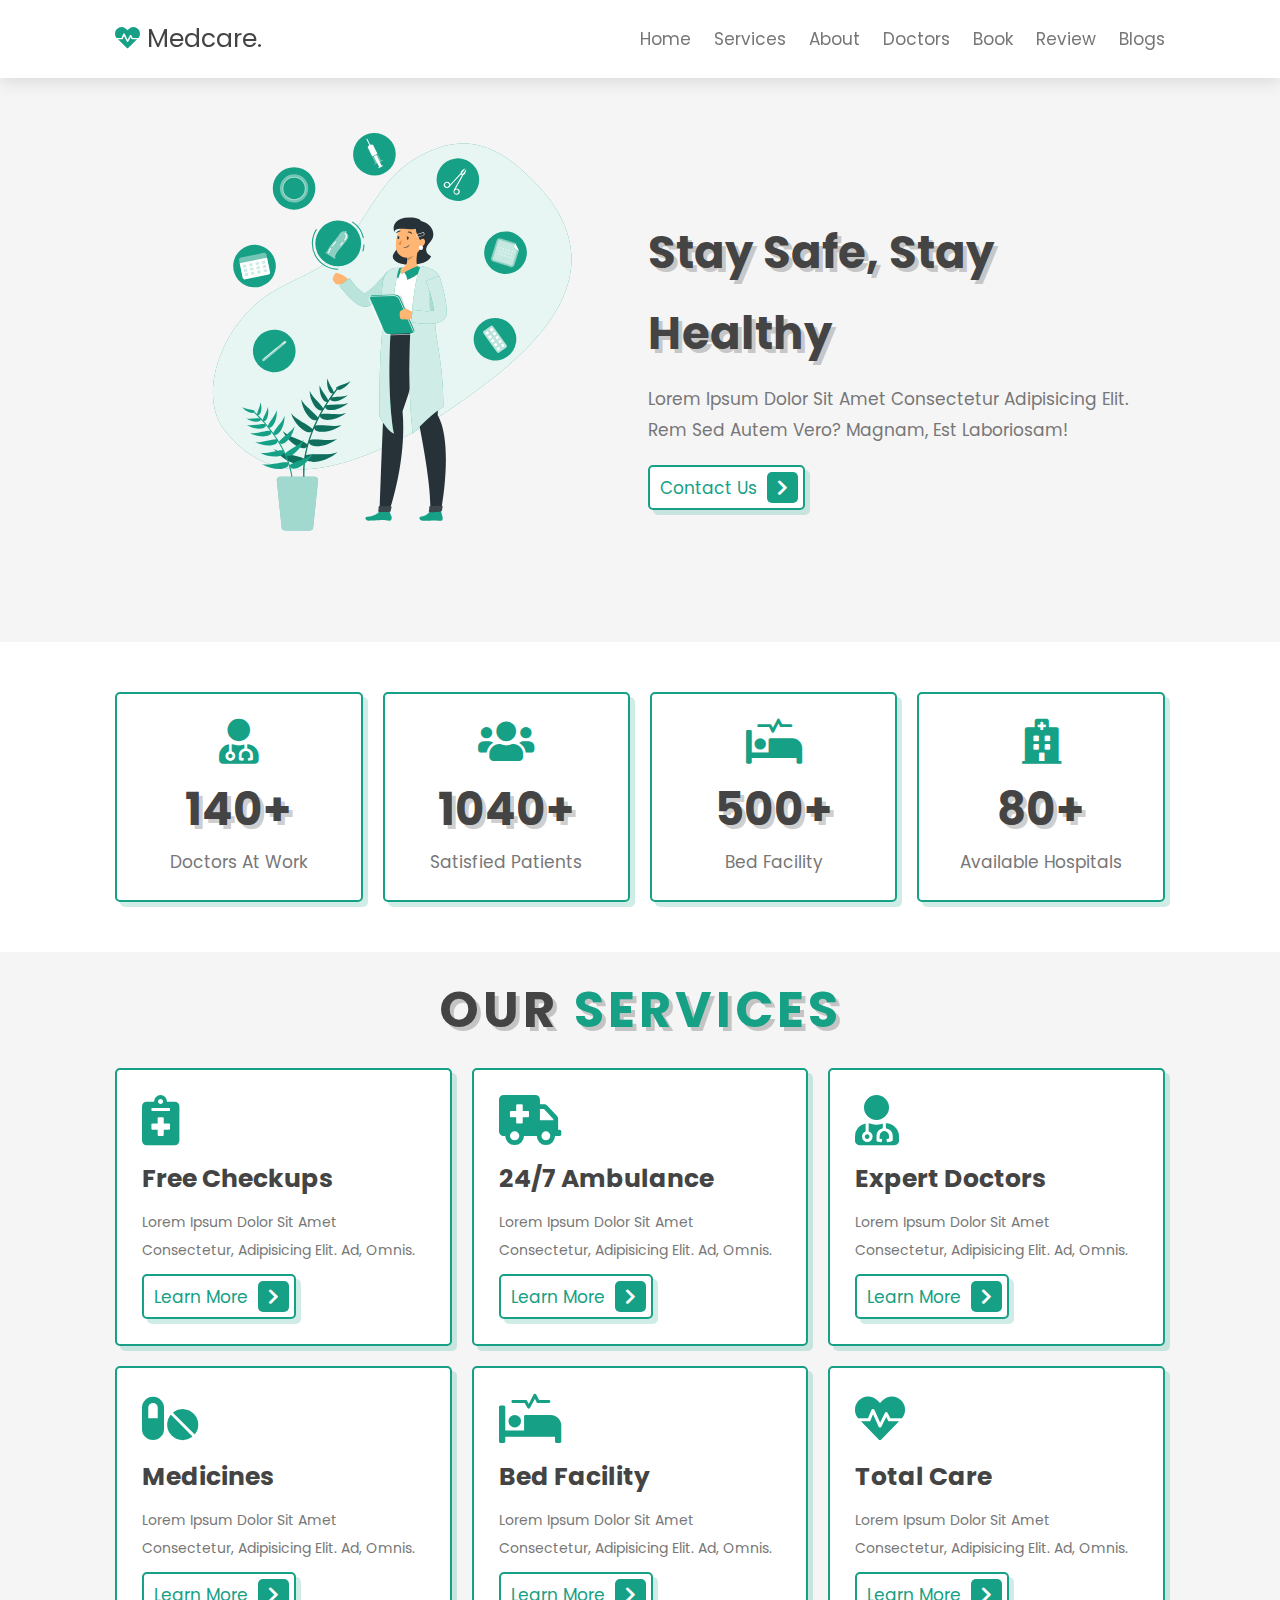
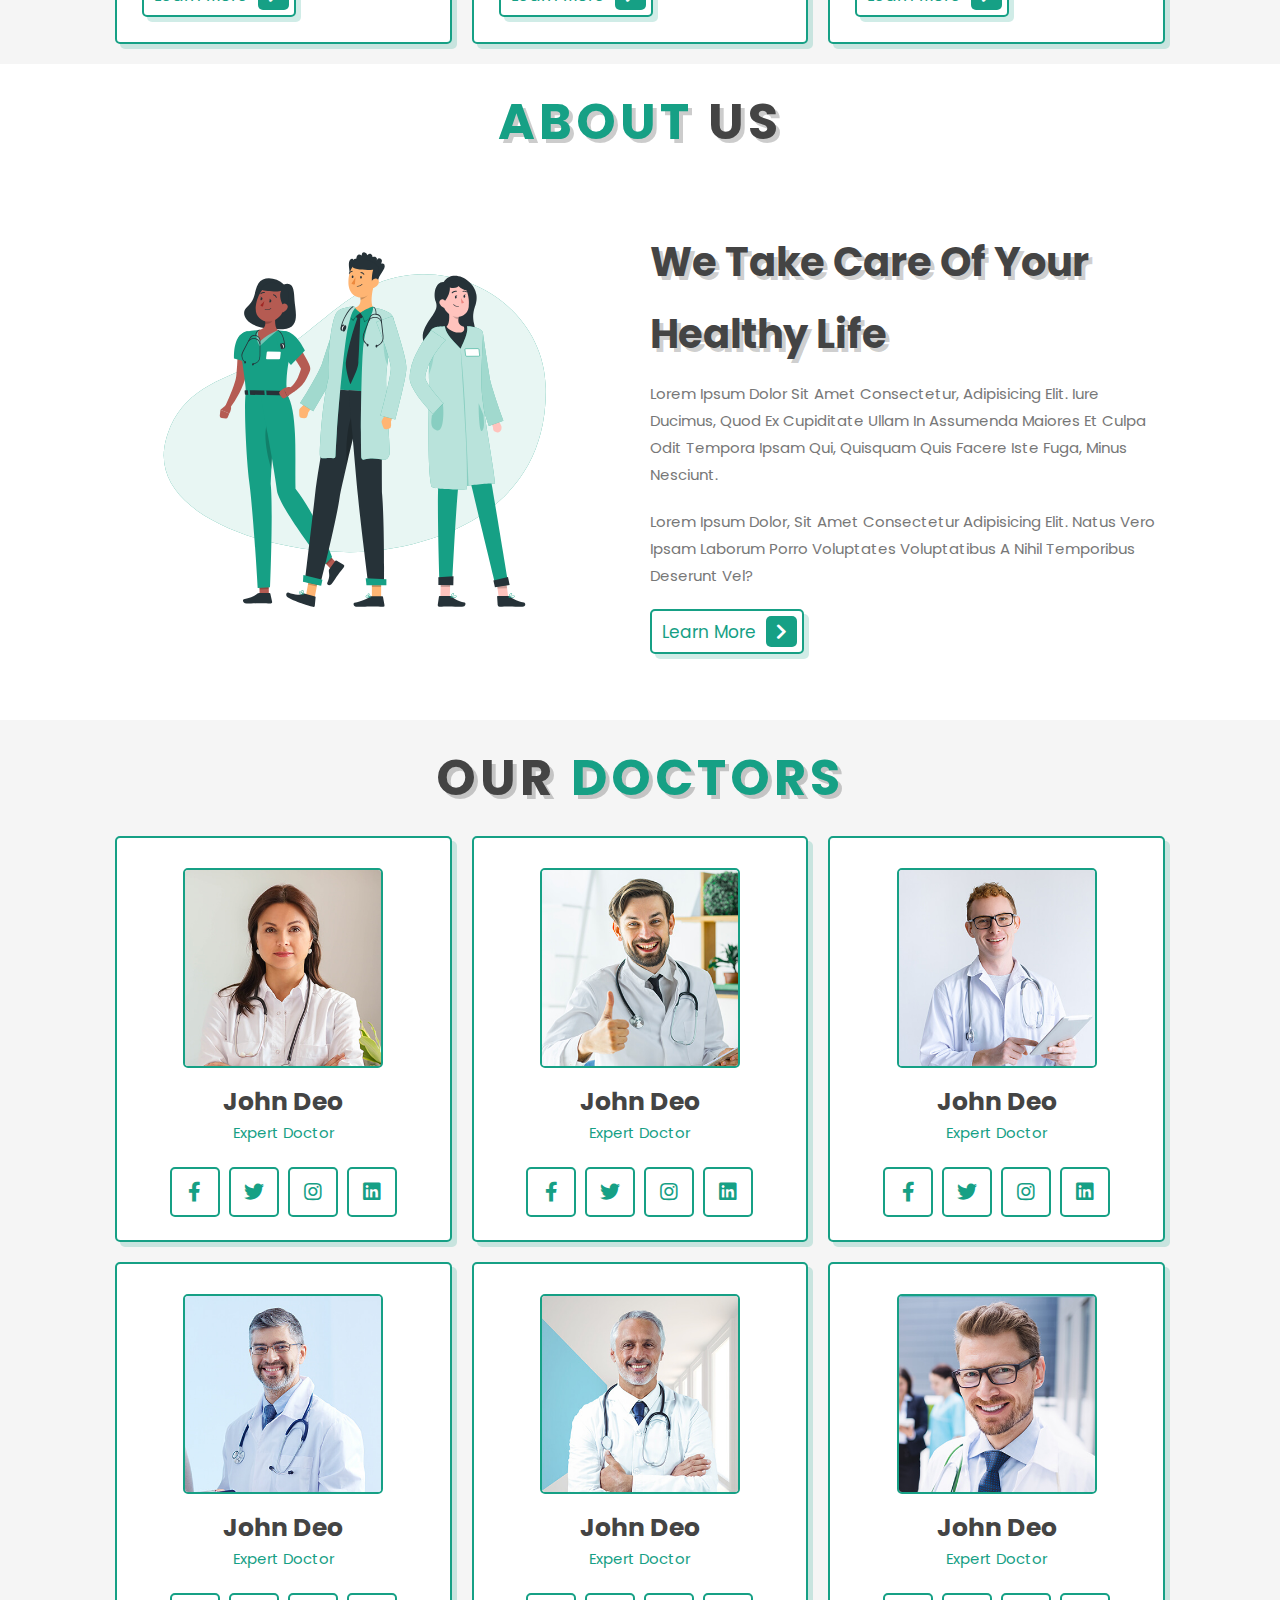
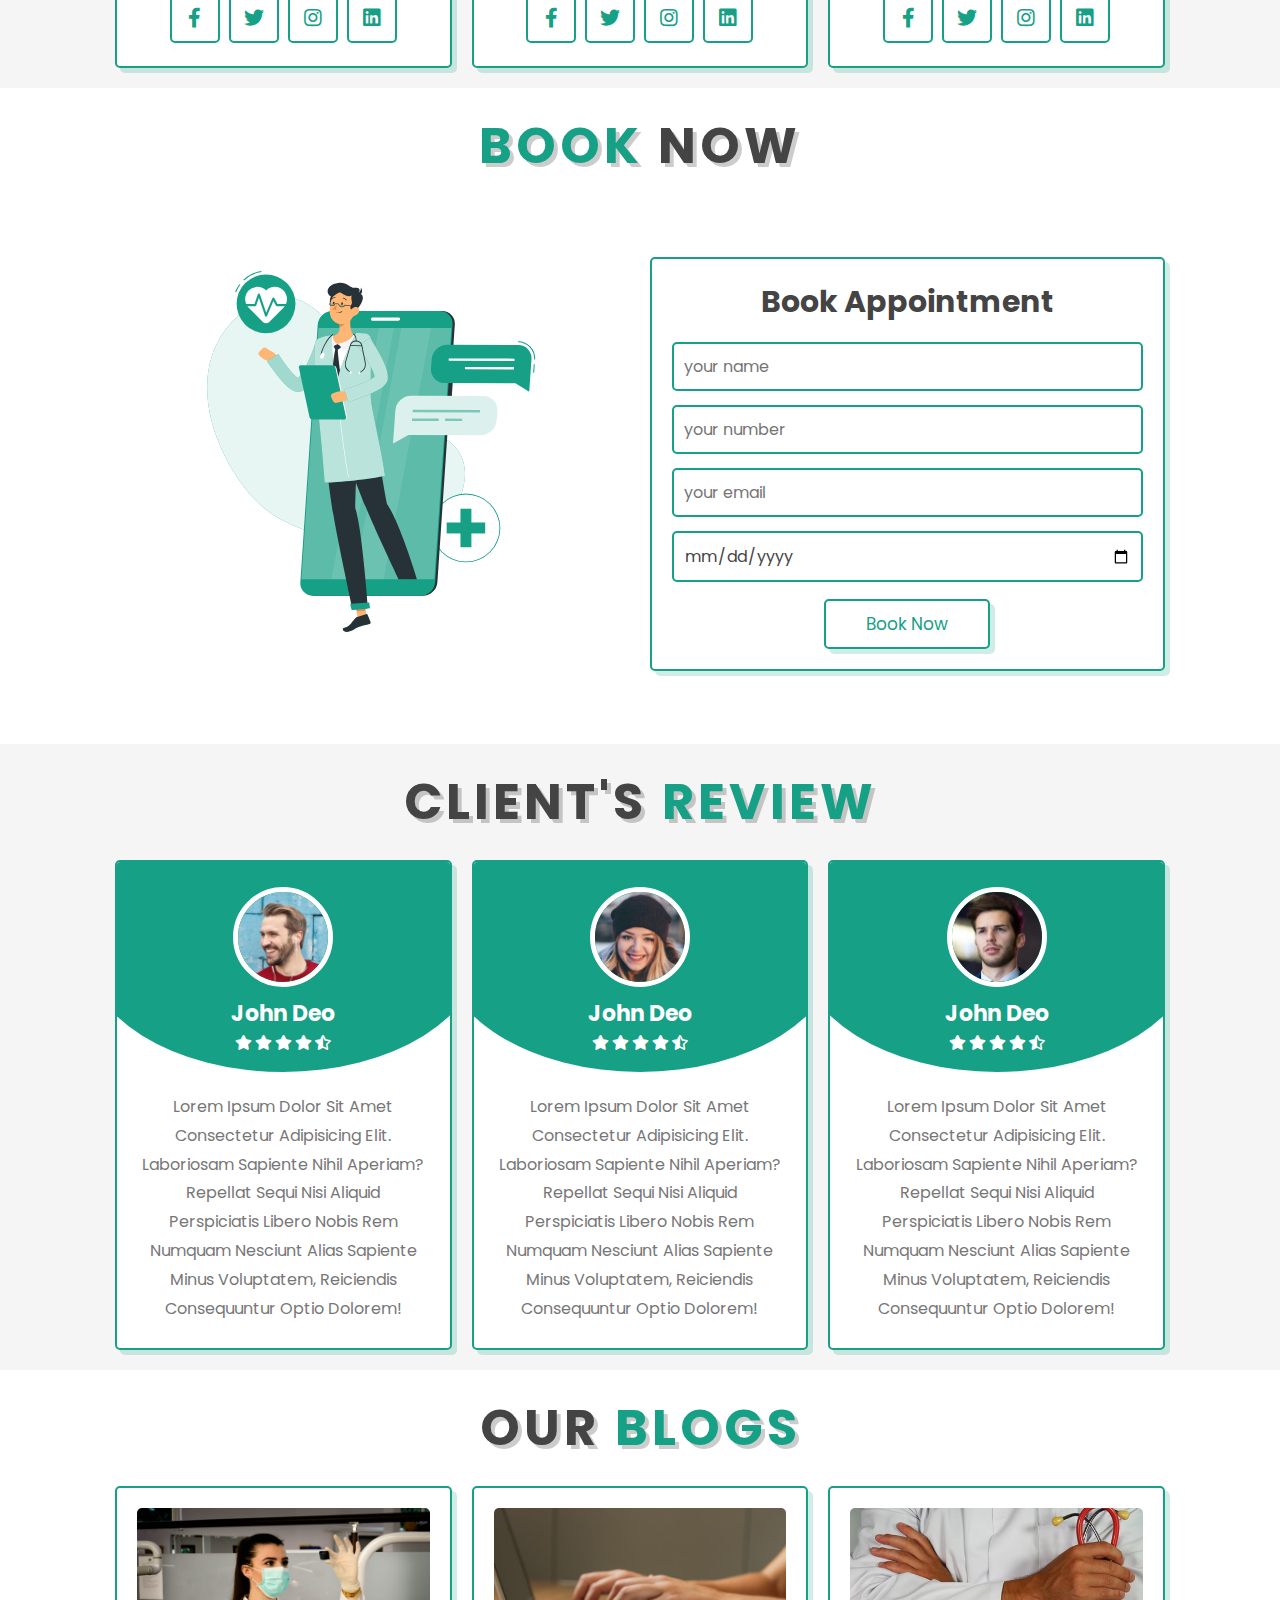
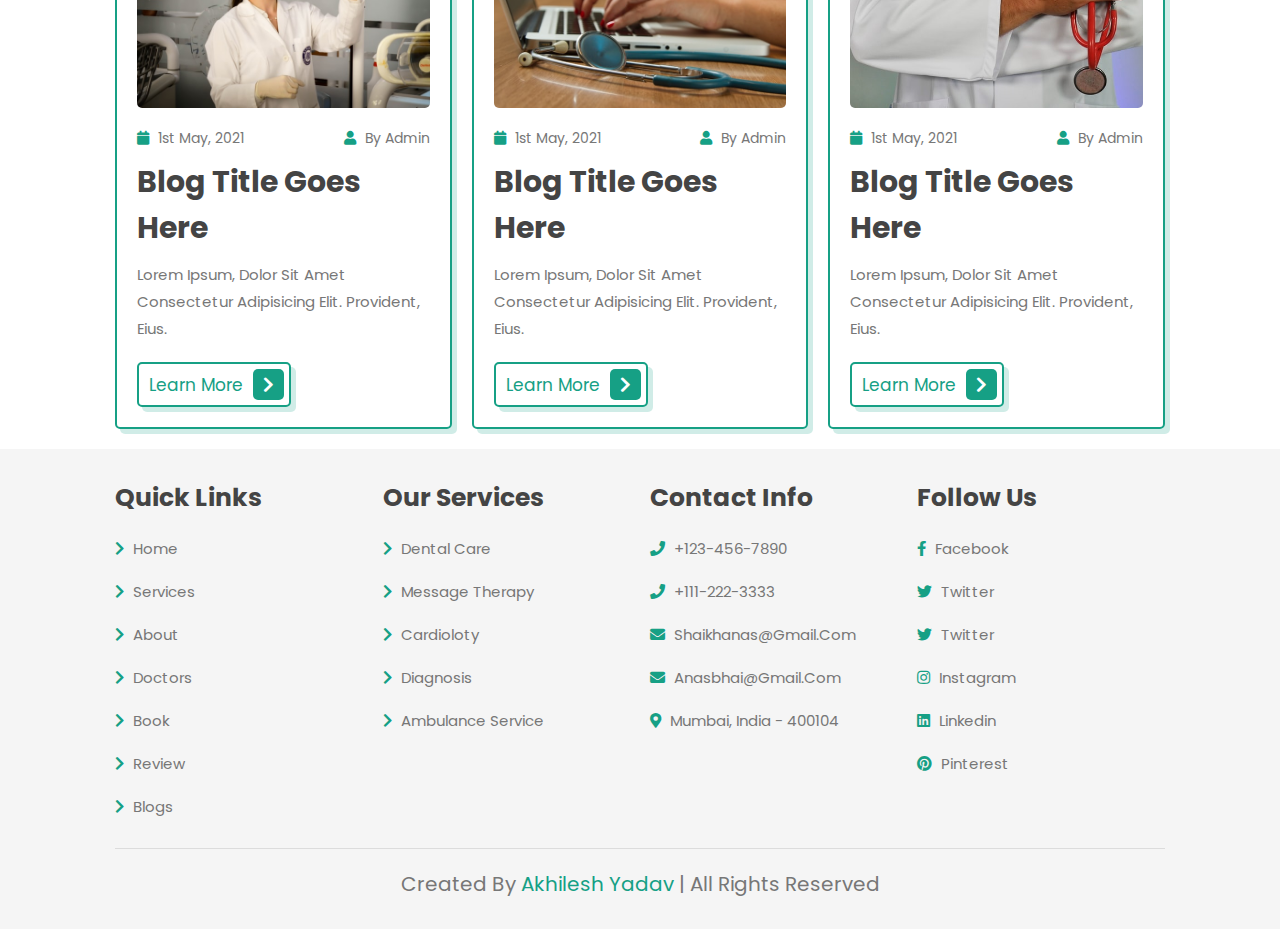
<file: index.html>
<!DOCTYPE html>
<html lang="en">

<head>
    <meta charset="UTF-8">
    <meta http-equiv="X-UA-Compatible" content="IE=edge">
    <meta name="viewport" content="width=device-width, initial-scale=1.0">
    <title>complete responsive hospital website design </title>

    <!-- font awesome cdn link  -->
    <link rel="stylesheet" href="https://cdnjs.cloudflare.com/ajax/libs/font-awesome/5.15.4/css/all.min.css">

    <!-- custom css file link  -->
    <link rel="stylesheet" href="./css/style.css">

</head>

<body>

    <!-- header section starts  -->

    <header class="header">

        <a href="#" class="logo"> <i class="fas fa-heartbeat"></i> medcare. </a>

        <nav class="navbar">
            <a href="#home">home</a>
            <a href="#services">services</a>
            <a href="#about">about</a>
            <a href="#doctors">doctors</a>
            <a href="#book">book</a>
            <a href="#review">review</a>
            <a href="#blogs">blogs</a>
        </nav>

        <div id="menu-btn" class="fas fa-bars"></div>

    </header>

    <!-- header section ends -->

    <!-- home section starts  -->

    <section class="home" id="home">

        <div class="image">
            <img src="image/home-img.svg" alt="">
        </div>

        <div class="content">
            <h3>stay safe, stay healthy</h3>
            <p>Lorem ipsum dolor sit amet consectetur adipisicing elit. Rem sed autem vero? Magnam, est laboriosam!</p>
            <a href="./contact.html" class="btn"> contact us <span class="fas fa-chevron-right"></span> </a>
        </div>

    </section>

    <!-- home section ends -->

    <!-- icons section starts  -->

    <section class="icons-container">

        <div class="icons">
            <i class="fas fa-user-md"></i>
            <h3>140+</h3>
            <p>doctors at work</p>
        </div>

        <div class="icons">
            <i class="fas fa-users"></i>
            <h3>1040+</h3>
            <p>satisfied patients</p>
        </div>

        <div class="icons">
            <i class="fas fa-procedures"></i>
            <h3>500+</h3>
            <p>bed facility</p>
        </div>

        <div class="icons">
            <i class="fas fa-hospital"></i>
            <h3>80+</h3>
            <p>available hospitals</p>
        </div>

    </section>

    <!-- icons section ends -->

    <!-- services section starts  -->

    <section class="services" id="services">

        <h1 class="heading"> our <span>services</span> </h1>

        <div class="box-container">

            <div class="box">
                <i class="fas fa-notes-medical"></i>
                <h3>free checkups</h3>
                <p>Lorem ipsum dolor sit amet consectetur, adipisicing elit. Ad, omnis.</p>
                <a href="#" class="btn"> learn more <span class="fas fa-chevron-right"></span> </a>
            </div>

            <div class="box">
                <i class="fas fa-ambulance"></i>
                <h3>24/7 ambulance</h3>
                <p>Lorem ipsum dolor sit amet consectetur, adipisicing elit. Ad, omnis.</p>
                <a href="#" class="btn"> learn more <span class="fas fa-chevron-right"></span> </a>
            </div>

            <div class="box">
                <i class="fas fa-user-md"></i>
                <h3>expert doctors</h3>
                <p>Lorem ipsum dolor sit amet consectetur, adipisicing elit. Ad, omnis.</p>
                <a href="#" class="btn"> learn more <span class="fas fa-chevron-right"></span> </a>
            </div>

            <div class="box">
                <i class="fas fa-pills"></i>
                <h3>medicines</h3>
                <p>Lorem ipsum dolor sit amet consectetur, adipisicing elit. Ad, omnis.</p>
                <a href="#" class="btn"> learn more <span class="fas fa-chevron-right"></span> </a>
            </div>

            <div class="box">
                <i class="fas fa-procedures"></i>
                <h3>bed facility</h3>
                <p>Lorem ipsum dolor sit amet consectetur, adipisicing elit. Ad, omnis.</p>
                <a href="#" class="btn"> learn more <span class="fas fa-chevron-right"></span> </a>
            </div>

            <div class="box">
                <i class="fas fa-heartbeat"></i>
                <h3>total care</h3>
                <p>Lorem ipsum dolor sit amet consectetur, adipisicing elit. Ad, omnis.</p>
                <a href="#" class="btn"> learn more <span class="fas fa-chevron-right"></span> </a>
            </div>

        </div>

    </section>

    <!-- services section ends -->

    <!-- about section starts  -->

    <section class="about" id="about">

        <h1 class="heading"> <span>about</span> us </h1>

        <div class="row">

            <div class="image">
                <img src="./image/about-img.svg" alt="">
            </div>

            <div class="content">
                <h3>we take care of your healthy life</h3>
                <p>Lorem ipsum dolor sit amet consectetur, adipisicing elit. Iure ducimus, quod ex cupiditate ullam in assumenda maiores et culpa odit tempora ipsam qui, quisquam quis facere iste fuga, minus nesciunt.</p>
                <p>Lorem ipsum dolor, sit amet consectetur adipisicing elit. Natus vero ipsam laborum porro voluptates voluptatibus a nihil temporibus deserunt vel?</p>
                <a href="#" class="btn"> learn more <span class="fas fa-chevron-right"></span> </a>
            </div>

        </div>

    </section>

    <!-- about section ends -->

    <!-- doctors section starts  -->

    <section class="doctors" id="doctors">

        <h1 class="heading"> our <span>doctors</span> </h1>

        <div class="box-container">

            <div class="box">
                <img src="image/doc-1.jpg" alt="">
                <h3>john deo</h3>
                <span>expert doctor</span>
                <div class="share">
                    <a href="#" class="fab fa-facebook-f"></a>
                    <a href="#" class="fab fa-twitter"></a>
                    <a href="#" class="fab fa-instagram"></a>
                    <a href="#" class="fab fa-linkedin"></a>
                </div>
            </div>

            <div class="box">
                <img src="image/doc-2.jpg" alt="">
                <h3>john deo</h3>
                <span>expert doctor</span>
                <div class="share">
                    <a href="#" class="fab fa-facebook-f"></a>
                    <a href="#" class="fab fa-twitter"></a>
                    <a href="#" class="fab fa-instagram"></a>
                    <a href="#" class="fab fa-linkedin"></a>
                </div>
            </div>

            <div class="box">
                <img src="image/doc-3.jpg" alt="">
                <h3>john deo</h3>
                <span>expert doctor</span>
                <div class="share">
                    <a href="#" class="fab fa-facebook-f"></a>
                    <a href="#" class="fab fa-twitter"></a>
                    <a href="#" class="fab fa-instagram"></a>
                    <a href="#" class="fab fa-linkedin"></a>
                </div>
            </div>

            <div class="box">
                <img src="image/doc-4.jpg" alt="">
                <h3>john deo</h3>
                <span>expert doctor</span>
                <div class="share">
                    <a href="#" class="fab fa-facebook-f"></a>
                    <a href="#" class="fab fa-twitter"></a>
                    <a href="#" class="fab fa-instagram"></a>
                    <a href="#" class="fab fa-linkedin"></a>
                </div>
            </div>

            <div class="box">
                <img src="image/doc-5.jpg" alt="">
                <h3>john deo</h3>
                <span>expert doctor</span>
                <div class="share">
                    <a href="#" class="fab fa-facebook-f"></a>
                    <a href="#" class="fab fa-twitter"></a>
                    <a href="#" class="fab fa-instagram"></a>
                    <a href="#" class="fab fa-linkedin"></a>
                </div>
            </div>

            <div class="box">
                <img src="image/doc-6.jpg" alt="">
                <h3>john deo</h3>
                <span>expert doctor</span>
                <div class="share">
                    <a href="#" class="fab fa-facebook-f"></a>
                    <a href="#" class="fab fa-twitter"></a>
                    <a href="#" class="fab fa-instagram"></a>
                    <a href="#" class="fab fa-linkedin"></a>
                </div>
            </div>

        </div>

    </section>

    <!-- doctors section ends -->

    <!-- booking section starts   -->

    <section class="book" id="book">

        <h1 class="heading"> <span>book</span> now </h1>

        <div class="row">

            <div class="image">
                <img src="image/book-img.svg" alt="">
            </div>

            <form action="connect1.php" method="post">
                <h3>book appointment</h3>
                <input type="text" placeholder="your name" class="box" name="firstname">
                <input type="number" placeholder="your number" class="box" name="number">
                <input type="email" placeholder="your email" class="box" name="email">
                <input type="date" class="box" name="date">
                <input type="submit" value="book now" class="btn">
            </form>

        </div>

    </section>

    <!-- booking section ends -->

    <!-- review section starts  -->

    <section class="review" id="review">

        <h1 class="heading"> client's <span>review</span> </h1>

        <div class="box-container">

            <div class="box">
                <img src="image/pic-1.png" alt="">
                <h3>john deo</h3>
                <div class="stars">
                    <i class="fas fa-star"></i>
                    <i class="fas fa-star"></i>
                    <i class="fas fa-star"></i>
                    <i class="fas fa-star"></i>
                    <i class="fas fa-star-half-alt"></i>
                </div>
                <p class="text">Lorem ipsum dolor sit amet consectetur adipisicing elit. Laboriosam sapiente nihil aperiam? Repellat sequi nisi aliquid perspiciatis libero nobis rem numquam nesciunt alias sapiente minus voluptatem, reiciendis consequuntur optio dolorem!</p>
            </div>

            <div class="box">
                <img src="image/pic-2.png" alt="">
                <h3>john deo</h3>
                <div class="stars">
                    <i class="fas fa-star"></i>
                    <i class="fas fa-star"></i>
                    <i class="fas fa-star"></i>
                    <i class="fas fa-star"></i>
                    <i class="fas fa-star-half-alt"></i>
                </div>
                <p class="text">Lorem ipsum dolor sit amet consectetur adipisicing elit. Laboriosam sapiente nihil aperiam? Repellat sequi nisi aliquid perspiciatis libero nobis rem numquam nesciunt alias sapiente minus voluptatem, reiciendis consequuntur optio dolorem!</p>
            </div>

            <div class="box">
                <img src="image/pic-3.png" alt="">
                <h3>john deo</h3>
                <div class="stars">
                    <i class="fas fa-star"></i>
                    <i class="fas fa-star"></i>
                    <i class="fas fa-star"></i>
                    <i class="fas fa-star"></i>
                    <i class="fas fa-star-half-alt"></i>
                </div>
                <p class="text">Lorem ipsum dolor sit amet consectetur adipisicing elit. Laboriosam sapiente nihil aperiam? Repellat sequi nisi aliquid perspiciatis libero nobis rem numquam nesciunt alias sapiente minus voluptatem, reiciendis consequuntur optio dolorem!</p>
            </div>

        </div>

    </section>

    <!-- review section ends -->

    <!-- blogs section starts  -->

    <section class="blogs" id="blogs">

        <h1 class="heading"> our <span>blogs</span> </h1>

        <div class="box-container">

            <div class="box">
                <div class="image">
                    <img src="image/blog-1.jpg" alt="">
                </div>
                <div class="content">
                    <div class="icon">
                        <a href="#"> <i class="fas fa-calendar"></i> 1st may, 2021 </a>
                        <a href="#"> <i class="fas fa-user"></i> by admin </a>
                    </div>
                    <h3>blog title goes here</h3>
                    <p>Lorem ipsum, dolor sit amet consectetur adipisicing elit. Provident, eius.</p>
                    <a href="#" class="btn"> learn more <span class="fas fa-chevron-right"></span> </a>
                </div>
            </div>

            <div class="box">
                <div class="image">
                    <img src="image/blog-2.jpg" alt="">
                </div>
                <div class="content">
                    <div class="icon">
                        <a href="#"> <i class="fas fa-calendar"></i> 1st may, 2021 </a>
                        <a href="#"> <i class="fas fa-user"></i> by admin </a>
                    </div>
                    <h3>blog title goes here</h3>
                    <p>Lorem ipsum, dolor sit amet consectetur adipisicing elit. Provident, eius.</p>
                    <a href="#" class="btn"> learn more <span class="fas fa-chevron-right"></span> </a>
                </div>
            </div>

            <div class="box">
                <div class="image">
                    <img src="image/blog-3.jpg" alt="">
                </div>
                <div class="content">
                    <div class="icon">
                        <a href="#"> <i class="fas fa-calendar"></i> 1st may, 2021 </a>
                        <a href="#"> <i class="fas fa-user"></i> by admin </a>
                    </div>
                    <h3>blog title goes here</h3>
                    <p>Lorem ipsum, dolor sit amet consectetur adipisicing elit. Provident, eius.</p>
                    <a href="#" class="btn"> learn more <span class="fas fa-chevron-right"></span> </a>
                </div>
            </div>

        </div>

    </section>

    <!-- blogs section ends -->

    <!-- footer section starts  -->

    <section class="footer">

        <div class="box-container">

            <div class="box">
                <h3>quick links</h3>
                <a href="#"> <i class="fas fa-chevron-right"></i> home </a>
                <a href="#"> <i class="fas fa-chevron-right"></i> services </a>
                <a href="#"> <i class="fas fa-chevron-right"></i> about </a>
                <a href="#"> <i class="fas fa-chevron-right"></i> doctors </a>
                <a href="#"> <i class="fas fa-chevron-right"></i> book </a>
                <a href="#"> <i class="fas fa-chevron-right"></i> review </a>
                <a href="#"> <i class="fas fa-chevron-right"></i> blogs </a>
            </div>

            <div class="box">
                <h3>our services</h3>
                <a href="#"> <i class="fas fa-chevron-right"></i> dental care </a>
                <a href="#"> <i class="fas fa-chevron-right"></i> message therapy </a>
                <a href="#"> <i class="fas fa-chevron-right"></i> cardioloty </a>
                <a href="#"> <i class="fas fa-chevron-right"></i> diagnosis </a>
                <a href="#"> <i class="fas fa-chevron-right"></i> ambulance service </a>
            </div>

            <div class="box">
                <h3>contact info</h3>
                <a href="#"> <i class="fas fa-phone"></i> +123-456-7890 </a>
                <a href="#"> <i class="fas fa-phone"></i> +111-222-3333 </a>
                <a href="#"> <i class="fas fa-envelope"></i> shaikhanas@gmail.com </a>
                <a href="#"> <i class="fas fa-envelope"></i> anasbhai@gmail.com </a>
                <a href="#"> <i class="fas fa-map-marker-alt"></i> mumbai, india - 400104 </a>
            </div>

            <div class="box">
                <h3>follow us</h3>
                <a href="#"> <i class="fab fa-facebook-f"></i> facebook </a>
                <a href="#"> <i class="fab fa-twitter"></i> twitter </a>
                <a href="#"> <i class="fab fa-twitter"></i> twitter </a>
                <a href="#"> <i class="fab fa-instagram"></i> instagram </a>
                <a href="#"> <i class="fab fa-linkedin"></i> linkedin </a>
                <a href="#"> <i class="fab fa-pinterest"></i> pinterest </a>
            </div>

        </div>

        <div class="credit"> created by <span>Akhilesh Yadav</span> | all rights reserved </div>

    </section>

    <!-- footer section ends -->


















    <!-- custom js file link  -->
    <script src="js/script.js"></script>

</body>

</html>
</file>
<file: css/style.css>
@import url('https://fonts.googleapis.com/css2?family=Poppins:wght@100;200;300;400;500;600;700&display=swap');
:root {
    --green: #16a085;
    --black: #444;
    --light-color: #777;
    --box-shadow: .5rem .5rem 0 rgba(22, 160, 133, .2);
    --text-shadow: .4rem .4rem 0 rgba(0, 0, 0, .2);
    --border: .2rem solid var(--green);
}

* {
    font-family: 'Poppins', sans-serif;
    margin: 0;
    padding: 0;
    box-sizing: border-box;
    outline: none;
    border: none;
    text-transform: capitalize;
    transition: all .2s ease-out;
    text-decoration: none;
}

html {
    font-size: 62.5%;
    overflow-x: hidden;
    scroll-padding-top: 7rem;
    scroll-behavior: smooth;
}

section {
    padding: 2rem 9%;
}

section:nth-child(even) {
    background: #f5f5f5;
}

.heading {
    text-align: center;
    padding-bottom: 2rem;
    text-shadow: var(--text-shadow);
    text-transform: uppercase;
    color: var(--black);
    font-size: 5rem;
    letter-spacing: .4rem;
}

.heading span {
    text-transform: uppercase;
    color: var(--green);
}

.btn {
    display: inline-block;
    margin-top: 1rem;
    padding: .5rem;
    padding-left: 1rem;
    border: var(--border);
    border-radius: .5rem;
    box-shadow: var(--box-shadow);
    color: var(--green);
    cursor: pointer;
    font-size: 1.7rem;
    background: #fff;
}

.btn span {
    padding: .7rem 1rem;
    border-radius: .5rem;
    background: var(--green);
    color: #fff;
    margin-left: .5rem;
}

.btn:hover {
    background: var(--green);
    color: #fff;
}

.btn:hover span {
    color: var(--green);
    background: #fff;
    margin-left: 1rem;
}

.header {
    padding: 2rem 9%;
    position: fixed;
    top: 0;
    left: 0;
    right: 0;
    z-index: 1000;
    box-shadow: 0 .5rem 1.5rem rgba(0, 0, 0, .1);
    display: flex;
    align-items: center;
    justify-content: space-between;
    background: #fff;
}

.header .logo {
    font-size: 2.5rem;
    color: var(--black);
}

.header .logo i {
    color: var(--green);
}

.header .navbar a {
    font-size: 1.7rem;
    color: var(--light-color);
    margin-left: 2rem;
    transition: 0.2s;
}

.header .navbar a:hover {
    background: var(--green);
    color: white;
    padding: 5px;
    border-radius: 3px;
}

#menu-btn {
    font-size: 2.5rem;
    border-radius: .5rem;
    background: #eee;
    color: var(--green);
    padding: 1rem 1.5rem;
    cursor: pointer;
    display: none;
}

.home {
    display: flex;
    align-items: center;
    flex-wrap: wrap;
    gap: 1.5rem;
    padding-top: 10rem;
}

.home .image {
    flex: 1 1 45rem;
}

.home .image img {
    width: 100%;
}

.home .content {
    flex: 1 1 45rem;
}

.home .content h3 {
    font-size: 4.5rem;
    color: var(--black);
    line-height: 1.8;
    text-shadow: var(--text-shadow);
}

.home .content p {
    font-size: 1.7rem;
    color: var(--light-color);
    line-height: 1.8;
    padding: 1rem 0;
}

.icons-container {
    display: grid;
    gap: 2rem;
    grid-template-columns: repeat(auto-fit, minmax(20rem, 1fr));
    padding-top: 5rem;
    padding-bottom: 5rem;
}

.icons-container .icons {
    border: var(--border);
    box-shadow: var(--box-shadow);
    border-radius: .5rem;
    text-align: center;
    padding: 2.5rem;
}

.icons-container .icons i {
    font-size: 4.5rem;
    color: var(--green);
    padding-bottom: .7rem;
}

.icons-container .icons h3 {
    font-size: 4.5rem;
    color: var(--black);
    padding: .5rem 0;
    text-shadow: var(--text-shadow);
}

.icons-container .icons p {
    font-size: 1.7rem;
    color: var(--light-color);
}

.services .box-container {
    display: grid;
    grid-template-columns: repeat(auto-fit, minmax(27rem, 1fr));
    gap: 2rem;
}

.services .box-container .box {
    background: #fff;
    border-radius: .5rem;
    box-shadow: var(--box-shadow);
    border: var(--border);
    padding: 2.5rem;
}

.services .box-container .box i {
    color: var(--green);
    font-size: 5rem;
    padding-bottom: .5rem;
}

.services .box-container .box h3 {
    color: var(--black);
    font-size: 2.5rem;
    padding: 1rem 0;
}

.services .box-container .box p {
    color: var(--light-color);
    font-size: 1.4rem;
    line-height: 2;
}

.about .row {
    display: flex;
    align-items: center;
    flex-wrap: wrap;
    gap: 2rem;
}

.about .row .image {
    flex: 1 1 45rem;
}

.about .row .image img {
    width: 100%;
}

.about .row .content {
    flex: 1 1 45rem;
}

.about .row .content h3 {
    color: var(--black);
    text-shadow: var(--text-shadow);
    font-size: 4rem;
    line-height: 1.8;
}

.about .row .content p {
    color: var(--light-color);
    padding: 1rem 0;
    font-size: 1.5rem;
    line-height: 1.8;
}

.doctors .box-container {
    display: grid;
    grid-template-columns: repeat(auto-fit, minmax(30rem, 1fr));
    gap: 2rem;
}

.doctors .box-container .box {
    text-align: center;
    background: #fff;
    border-radius: .5rem;
    border: var(--border);
    box-shadow: var(--box-shadow);
    padding: 2rem;
}

.doctors .box-container .box img {
    height: 20rem;
    border: var(--border);
    border-radius: .5rem;
    margin-top: 1rem;
    margin-bottom: 1rem;
}

.doctors .box-container .box h3 {
    color: var(--black);
    font-size: 2.5rem;
}

.doctors .box-container .box span {
    color: var(--green);
    font-size: 1.5rem;
}

.doctors .box-container .box .share {
    padding-top: 2rem;
}

.doctors .box-container .box .share a {
    height: 5rem;
    width: 5rem;
    line-height: 4.5rem;
    font-size: 2rem;
    color: var(--green);
    border-radius: .5rem;
    border: var(--border);
    margin: .3rem;
}

.doctors .box-container .box .share a:hover {
    background: var(--green);
    color: #fff;
    box-shadow: var(--box-shadow);
}

.book .row {
    display: flex;
    align-items: center;
    flex-wrap: wrap;
    gap: 2rem;
}

.book .row .image {
    flex: 1 1 45rem;
}

.book .row .image img {
    width: 100%;
}

.book .row form {
    flex: 1 1 45rem;
    background: #fff;
    border: var(--border);
    box-shadow: var(--box-shadow);
    text-align: center;
    padding: 2rem;
    border-radius: .5rem;
}

.book .row form h3 {
    color: var(--black);
    padding-bottom: 1rem;
    font-size: 3rem;
}

.book .row form .box {
    width: 100%;
    margin: .7rem 0;
    border-radius: .5rem;
    border: var(--border);
    font-size: 1.6rem;
    color: var(--black);
    text-transform: none;
    padding: 1rem;
}

.book .row form .btn {
    padding: 1rem 4rem;
}

.review .box-container {
    display: grid;
    grid-template-columns: repeat(auto-fit, minmax(27rem, 1fr));
    gap: 2rem;
}

.review .box-container .box {
    border: var(--border);
    box-shadow: var(--box-shadow);
    border-radius: .5rem;
    padding: 2.5rem;
    background: #fff;
    text-align: center;
    position: relative;
    overflow: hidden;
    z-index: 0;
}

.review .box-container .box img {
    height: 10rem;
    width: 10rem;
    border-radius: 50%;
    object-fit: cover;
    border: .5rem solid #fff;
}

.review .box-container .box h3 {
    color: #fff;
    font-size: 2.2rem;
    padding: .5rem 0;
}

.review .box-container .box .stars i {
    color: #fff;
    font-size: 1.5rem;
}

.review .box-container .box .text {
    color: var(--light-color);
    line-height: 1.8;
    font-size: 1.6rem;
    padding-top: 4rem;
}

.review .box-container .box::before {
    content: '';
    position: absolute;
    top: -4rem;
    left: 50%;
    transform: translateX(-50%);
    background: var(--green);
    border-bottom-left-radius: 50%;
    border-bottom-right-radius: 50%;
    height: 25rem;
    width: 120%;
    z-index: -1;
}

.blogs .box-container {
    display: grid;
    grid-template-columns: repeat(auto-fit, minmax(30rem, 1fr));
    gap: 2rem;
}

.blogs .box-container .box {
    border: var(--border);
    box-shadow: var(--box-shadow);
    border-radius: .5rem;
    padding: 2rem;
}

.blogs .box-container .box .image {
    height: 20rem;
    overflow: hidden;
    border-radius: .5rem;
}

.blogs .box-container .box .image img {
    height: 100%;
    width: 100%;
    object-fit: cover;
}

.blogs .box-container .box:hover .image img {
    transform: scale(1.2);
}

.blogs .box-container .box .content {
    padding-top: 1rem;
}

.blogs .box-container .box .content .icon {
    padding: 1rem 0;
    display: flex;
    align-items: center;
    justify-content: space-between;
}

.blogs .box-container .box .content .icon a {
    font-size: 1.4rem;
    color: var(--light-color);
}

.blogs .box-container .box .content .icon a:hover {
    color: var(--green);
}

.blogs .box-container .box .content .icon a i {
    padding-right: .5rem;
    color: var(--green);
}

.blogs .box-container .box .content h3 {
    color: var(--black);
    font-size: 3rem;
}

.blogs .box-container .box .content p {
    color: var(--light-color);
    font-size: 1.5rem;
    line-height: 1.8;
    padding: 1rem 0;
}

.footer .box-container {
    display: grid;
    grid-template-columns: repeat(auto-fit, minmax(22rem, 1fr));
    gap: 2rem;
}

.footer .box-container .box h3 {
    font-size: 2.5rem;
    color: var(--black);
    padding: 1rem 0;
}

.footer .box-container .box a {
    display: block;
    font-size: 1.5rem;
    color: var(--light-color);
    padding: 1rem 0;
}

.footer .box-container .box a i {
    padding-right: .5rem;
    color: var(--green);
}

.footer .box-container .box a:hover i {
    padding-right: 2rem;
}

.footer .credit {
    padding: 1rem;
    padding-top: 2rem;
    margin-top: 2rem;
    text-align: center;
    font-size: 2rem;
    color: var(--light-color);
    border-top: .1rem solid rgba(0, 0, 0, .1);
}

.footer .credit span {
    color: var(--green);
}


/* media queries  */

@media (max-width:991px) {
    html {
        font-size: 55%;
    }
    .header {
        padding: 2rem;
    }
    section {
        padding: 2rem;
    }
}

@media (max-width:768px) {
    #menu-btn {
        display: initial;
    }
    .header .navbar {
        position: absolute;
        top: 115%;
        right: 2rem;
        border-radius: .5rem;
        box-shadow: var(--box-shadow);
        width: 30rem;
        border: var(--border);
        background: #fff;
        transform: scale(0);
        opacity: 0;
        transform-origin: top right;
        transition: none;
    }
    .header .navbar.active {
        transform: scale(1);
        opacity: 1;
        transition: .2s ease-out;
    }
    .header .navbar a {
        font-size: 2rem;
        display: block;
        margin: 2.5rem;
    }
}

@media (max-width:450px) {
    html {
        font-size: 50%;
    }
}
</file>
